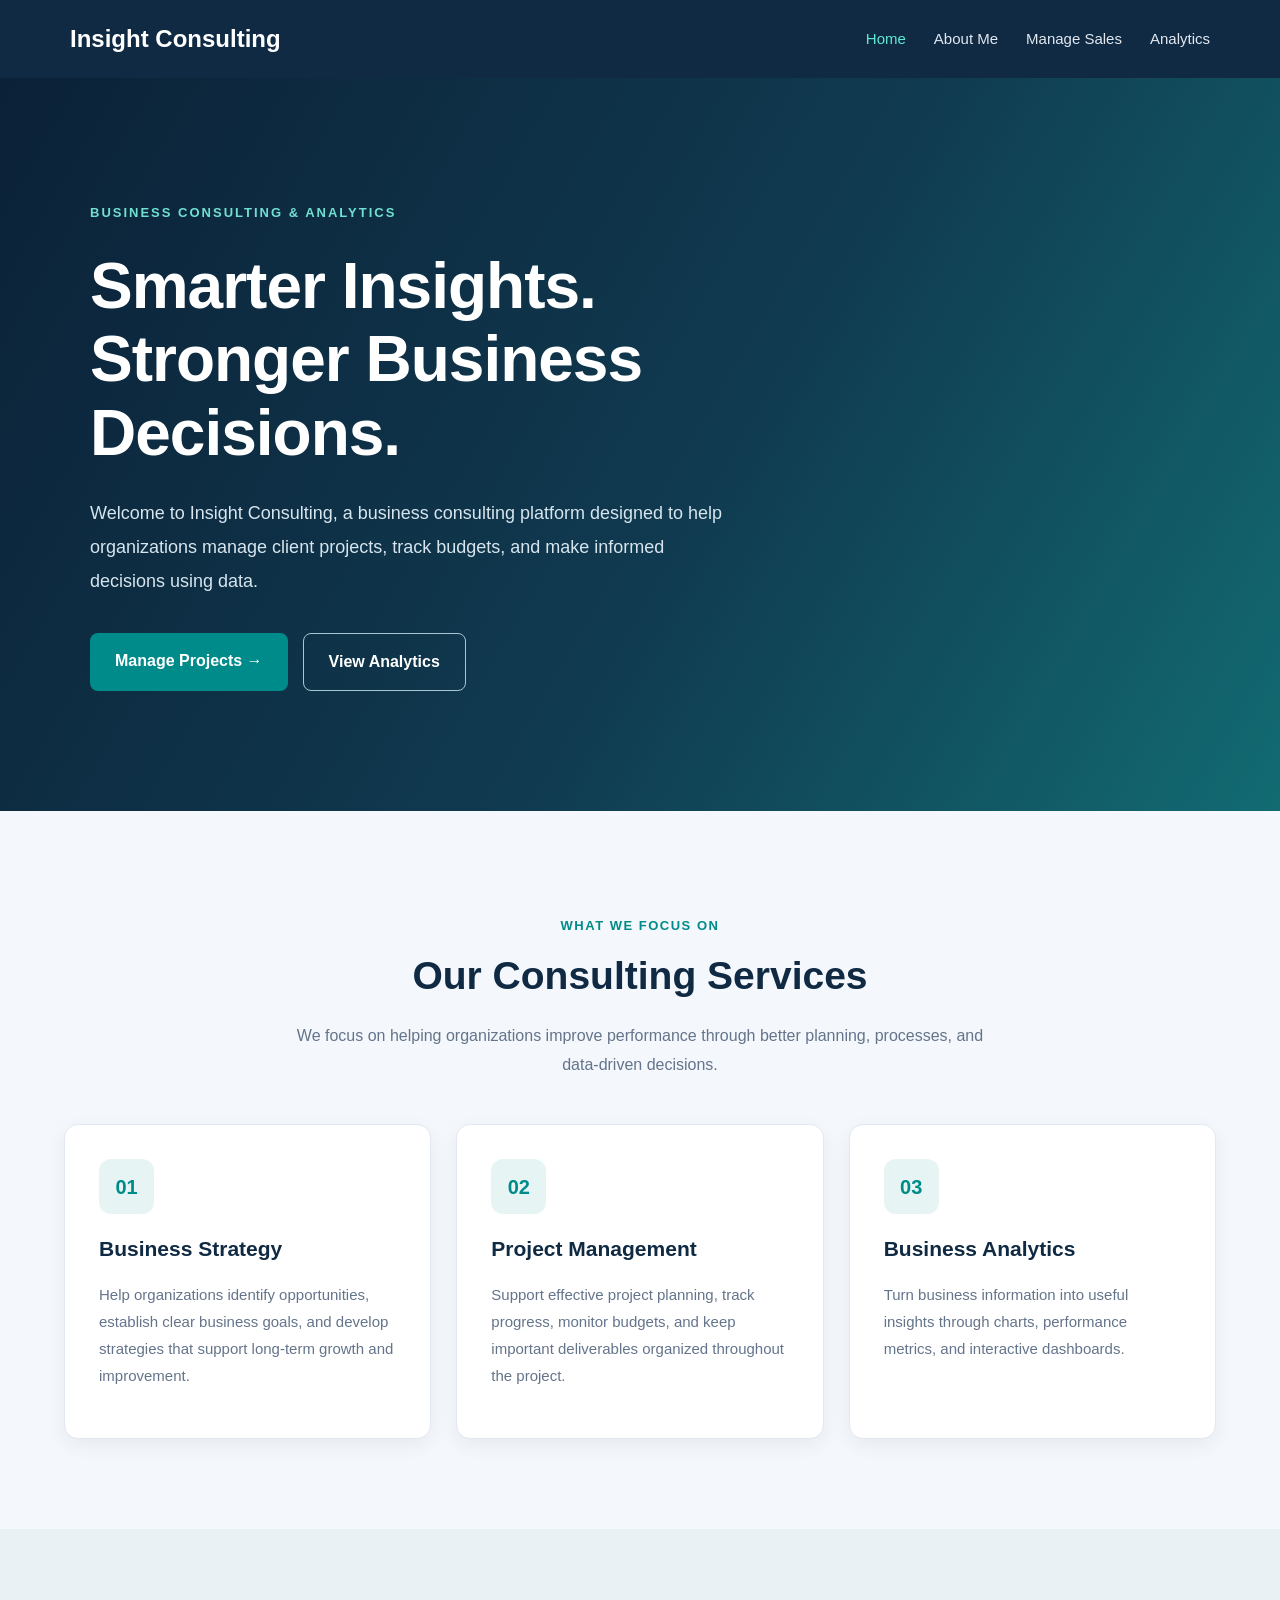
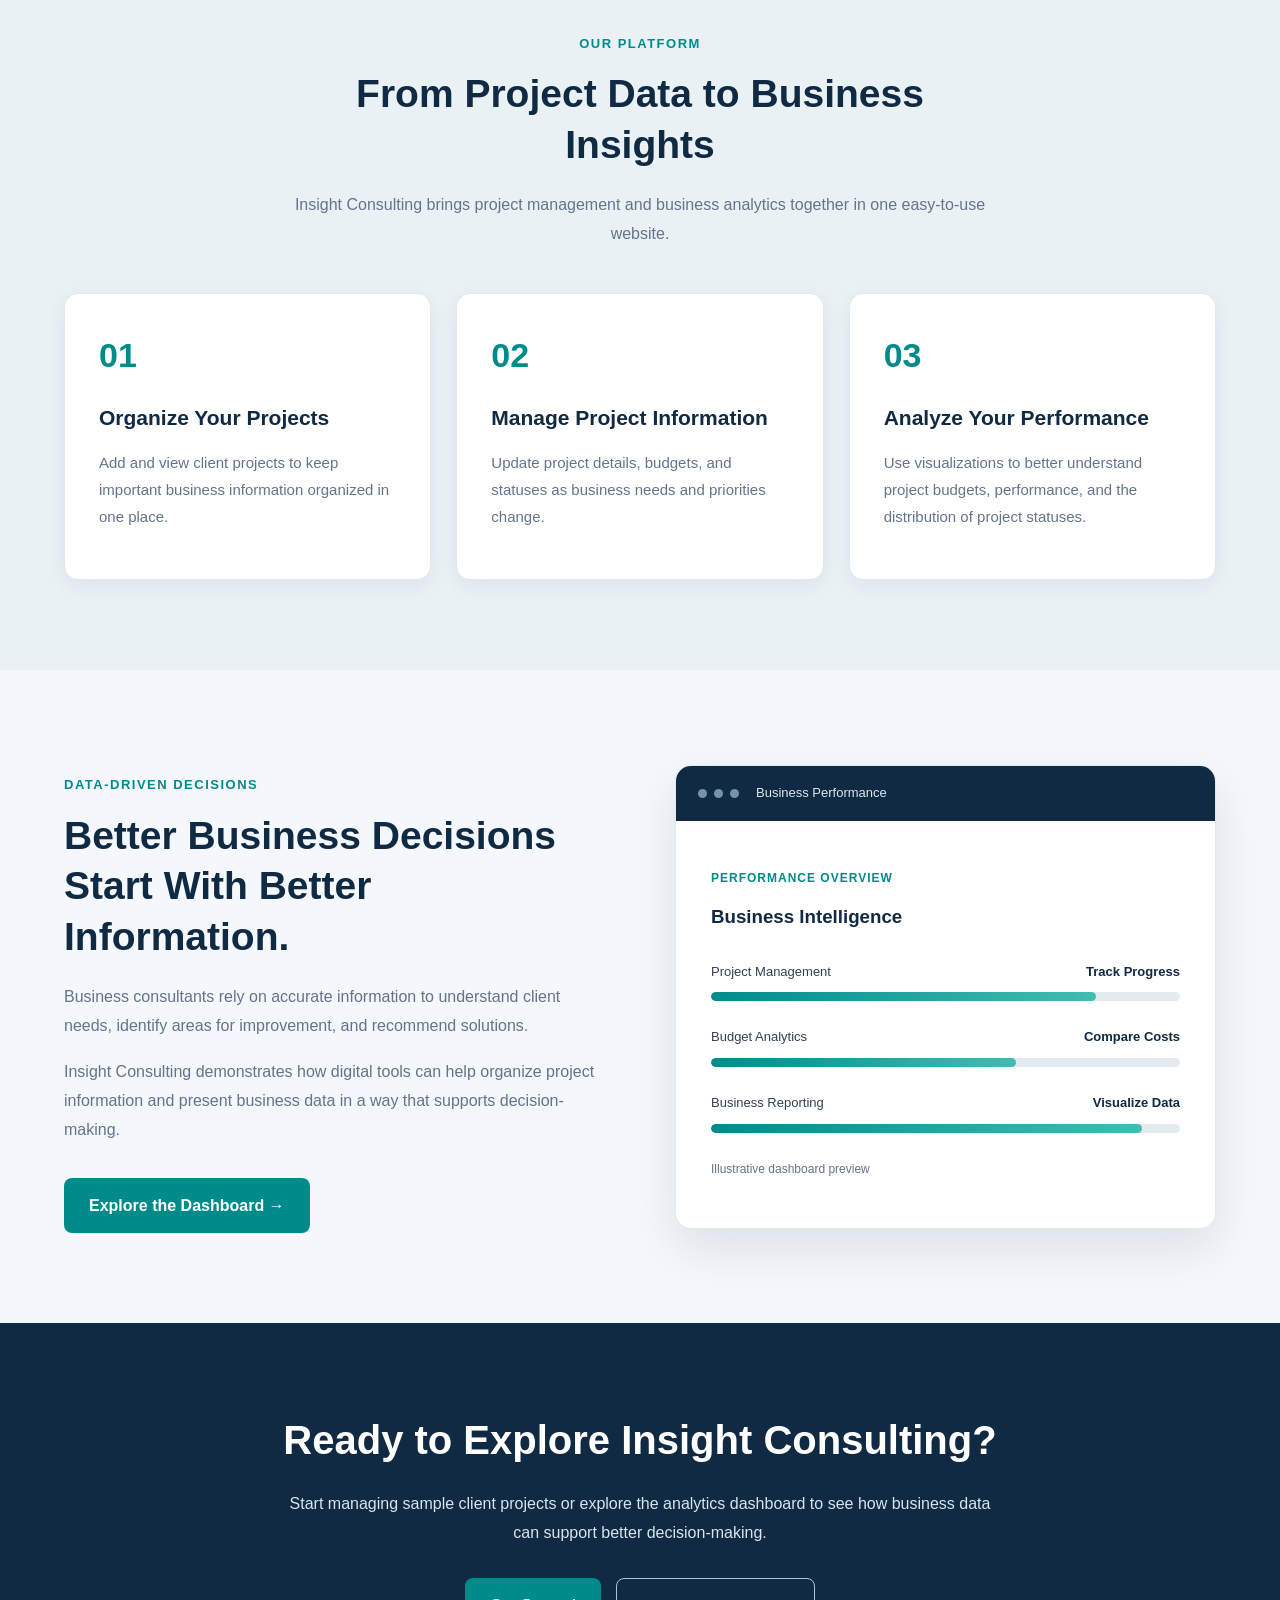
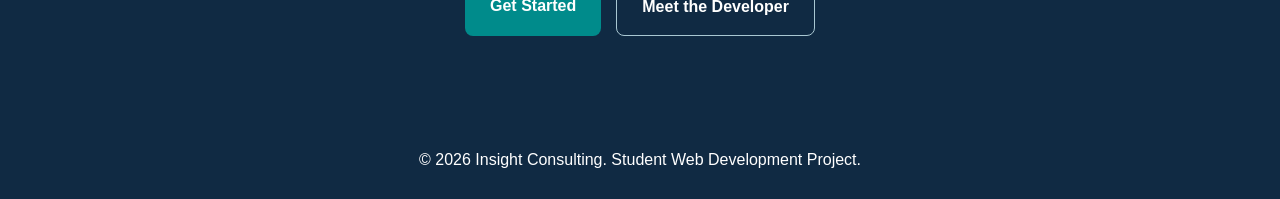
<file: index.html>
<!DOCTYPE html>
<html lang="en">

<head>
    <link rel="stylesheet" href="styles.css">
    <meta charset="UTF-8">
    <meta name="viewport" content="width=device-width, initial-scale=1.0">
    <meta name="description" content="Insight Consulting helps businesses manage projects, track budgets, and understand performance through data analytics.">

    <title>Home | Insight Consulting</title>

    <link rel="stylesheet" href="styles.css">
</head>

<body>

    <!-- NAVIGATION BAR -->
    <header>
        <nav class="navbar" aria-label="Main navigation">

            <a href="index.html" class="logo">
                Insight Consulting
            </a>

            <ul class="nav-links">
                <li>
                    <a href="index.html" class="active" aria-current="page">
                        Home
                    </a>
                </li>
                <li><a href="aboutus.html">About Me</a></li>
                <li><a href="managesales.html">Manage Sales</a></li>
                <li><a href="analytics.html">Analytics</a></li>
            </ul>

        </nav>
    </header>

    <main class="home-page">

        <!-- HERO SECTION -->
        <section class="home-hero">
            <div class="home-hero-content">

                <p class="home-eyebrow">
                    BUSINESS CONSULTING & ANALYTICS
                </p>

                <h1>
                    Smarter Insights.<br>
                    Stronger Business Decisions.
                </h1>

                <p class="home-hero-description">
                    Welcome to Insight Consulting, a business
                    consulting platform designed to help
                    organizations manage client projects,
                    track budgets, and make informed decisions
                    using data.
                </p>

                <div class="home-actions">
                    <a href="managesales.html" class="home-button-primary">
                        Manage Projects &rarr;
                    </a>

                    <a href="analytics.html" class="home-button-secondary">
                        View Analytics
                    </a>
                </div>

            </div>
        </section>

        <!-- SERVICES SECTION -->
        <section class="home-section" id="services">

            <div class="home-section-heading">
                <p class="home-section-label">WHAT WE FOCUS ON</p>

                <h2>Our Consulting Services</h2>

                <p>
                    We focus on helping organizations improve
                    performance through better planning,
                    processes, and data-driven decisions.
                </p>
            </div>

            <div class="home-card-grid">

                <article class="home-service-card">
                    <div class="home-service-icon" aria-hidden="true">
                        01
                    </div>

                    <h3>Business Strategy</h3>

                    <p>
                        Help organizations identify opportunities,
                        establish clear business goals, and
                        develop strategies that support
                        long-term growth and improvement.
                    </p>
                </article>

                <article class="home-service-card">
                    <div class="home-service-icon" aria-hidden="true">
                        02
                    </div>

                    <h3>Project Management</h3>

                    <p>
                        Support effective project planning,
                        track progress, monitor budgets,
                        and keep important deliverables
                        organized throughout the project.
                    </p>
                </article>

                <article class="home-service-card">
                    <div class="home-service-icon" aria-hidden="true">
                        03
                    </div>

                    <h3>Business Analytics</h3>

                    <p>
                        Turn business information into useful
                        insights through charts, performance
                        metrics, and interactive dashboards.
                    </p>
                </article>

            </div>
        </section>

        <!-- HOW IT WORKS -->
        <section class="home-section home-section-alt">

            <div class="home-section-heading">
                <p class="home-section-label">OUR PLATFORM</p>

                <h2>From Project Data to Business Insights</h2>

                <p>
                    Insight Consulting brings project management
                    and business analytics together in one
                    easy-to-use website.
                </p>
            </div>

            <div class="home-steps-grid">

                <article class="home-step-card">
                    <span class="home-step-number">01</span>

                    <h3>Organize Your Projects</h3>

                    <p>
                        Add and view client projects to keep
                        important business information
                        organized in one place.
                    </p>
                </article>

                <article class="home-step-card">
                    <span class="home-step-number">02</span>

                    <h3>Manage Project Information</h3>

                    <p>
                        Update project details, budgets,
                        and statuses as business needs
                        and priorities change.
                    </p>
                </article>

                <article class="home-step-card">
                    <span class="home-step-number">03</span>

                    <h3>Analyze Your Performance</h3>

                    <p>
                        Use visualizations to better understand
                        project budgets, performance,
                        and the distribution of project statuses.
                    </p>
                </article>

            </div>

        </section>

        <!-- FEATURE SECTION -->
        <section class="home-section">

            <div class="home-feature">

                <div class="home-feature-content">

                    <p class="home-section-label">
                        DATA-DRIVEN DECISIONS
                    </p>

                    <h2>
                        Better Business Decisions Start
                        With Better Information.
                    </h2>

                    <p>
                        Business consultants rely on accurate
                        information to understand client needs,
                        identify areas for improvement,
                        and recommend solutions.
                    </p>

                    <p>
                        Insight Consulting demonstrates how
                        digital tools can help organize project
                        information and present business data
                        in a way that supports decision-making.
                    </p>

                    <a href="analytics.html" class="home-button-primary">
                        Explore the Dashboard &rarr;
                    </a>

                </div>

                <div class="home-feature-panel">

                    <div class="home-preview-header">
                        <span class="home-preview-dot"></span>
                        <span class="home-preview-dot"></span>
                        <span class="home-preview-dot"></span>
                        <span>Business Performance</span>
                    </div>

                    <div class="home-preview-body">

                        <p class="home-preview-label">
                            PERFORMANCE OVERVIEW
                        </p>

                        <h3>Business Intelligence</h3>

                        <div class="home-preview-metric">
                            <span>Project Management</span>
                            <strong>Track Progress</strong>
                        </div>

                        <div class="home-preview-bar">
                            <div style="width: 82%"></div>
                        </div>

                        <div class="home-preview-metric">
                            <span>Budget Analytics</span>
                            <strong>Compare Costs</strong>
                        </div>

                        <div class="home-preview-bar">
                            <div style="width: 65%"></div>
                        </div>

                        <div class="home-preview-metric">
                            <span>Business Reporting</span>
                            <strong>Visualize Data</strong>
                        </div>

                        <div class="home-preview-bar">
                            <div style="width: 92%"></div>
                        </div>

                        <p class="home-preview-disclaimer">
                            Illustrative dashboard preview
                        </p>

                    </div>

                </div>

            </div>

        </section>

        <!-- CALL TO ACTION -->
        <section class="home-cta">

            <div class="home-cta-content">

                <h2>Ready to Explore Insight Consulting?</h2>

                <p>
                    Start managing sample client projects
                    or explore the analytics dashboard
                    to see how business data can support
                    better decision-making.
                </p>

                <div class="home-actions home-actions-center">

                    <a href="managesales.html" class="home-button-primary">
                        Get Started
                    </a>

                    <a href="aboutus.html" class="home-button-secondary">
                        Meet the Developer
                    </a>

                </div>

            </div>

        </section>

    </main>

    <!-- FOOTER -->
    <footer class="about-footer">
        <p>
            &copy; 2026 Insight Consulting.
            Student Web Development Project.
        </p>
    </footer>

</body>
</html>
</file>
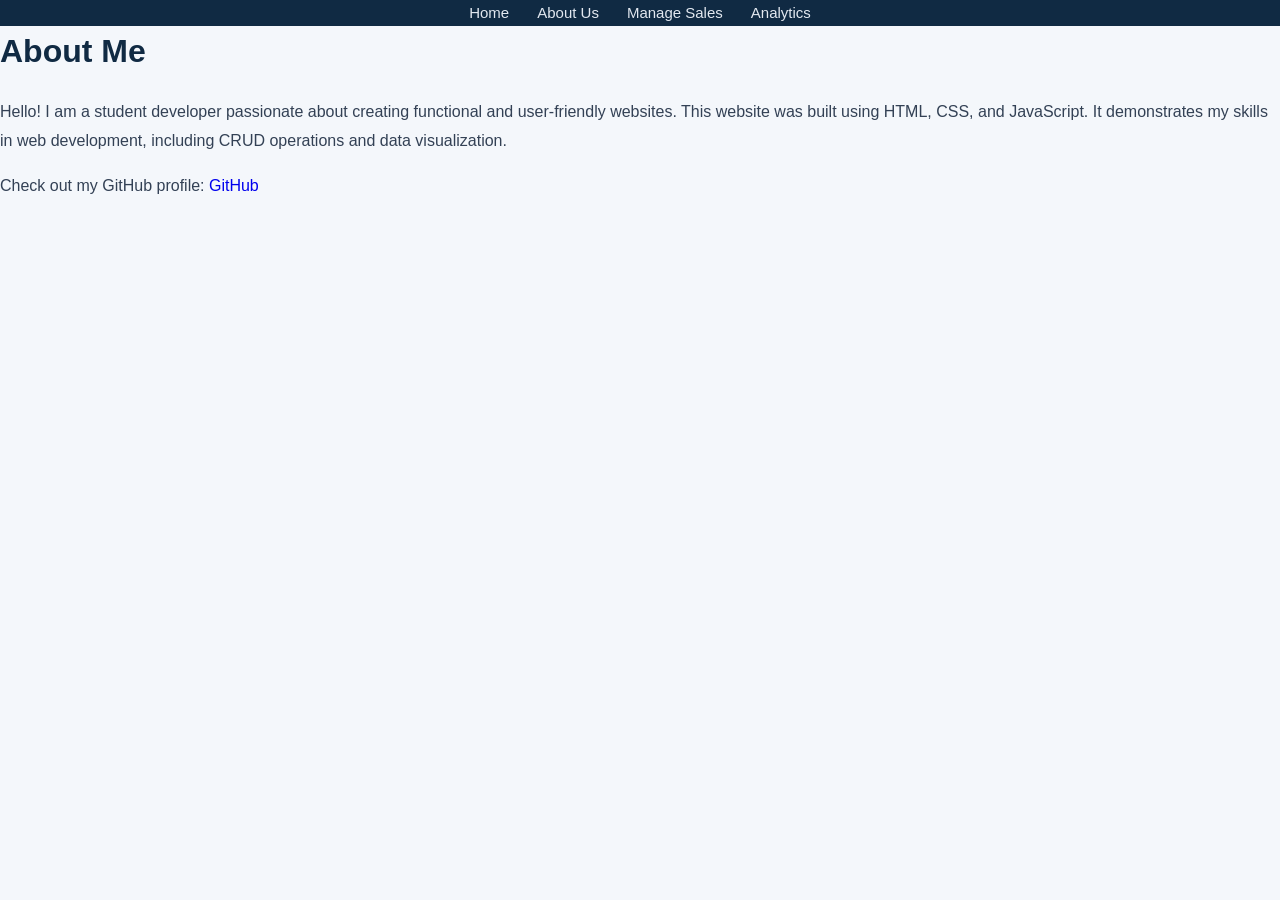
<file: aboutus.html>
<!DOCTYPE html>
<html lang="en">
<head>
    <link rel="stylesheet" href="styles.css">
    <meta charset="UTF-8">
    <meta name="viewport" content="width=device-width, initial-scale=1.0">
    <title>About Us</title>
    <link rel="stylesheet" href="styles.css">
</head>
<body>
    <header>
        <nav>
            <ul>
                <li><a href="index.html">Home</a></li>
                <li><a href="aboutus.html">About Us</a></li>
                <li><a href="managesales.html">Manage Sales</a></li>
                <li><a href="analytics.html">Analytics</a></li>
            </ul>
        </nav>
    </header>
    <main>
        <h1>About Me</h1>
        <p>Hello! I am a student developer passionate about creating functional and user-friendly websites. This website was built using HTML, CSS, and JavaScript. It demonstrates my skills in web development, including CRUD operations and data visualization.</p>
        <p>Check out my GitHub profile: <a href="https://github.com/roanali13" target="_blank">GitHub</a></p>
    </main>
    <script src="script.js"></script>
</body>
</html>
</file>
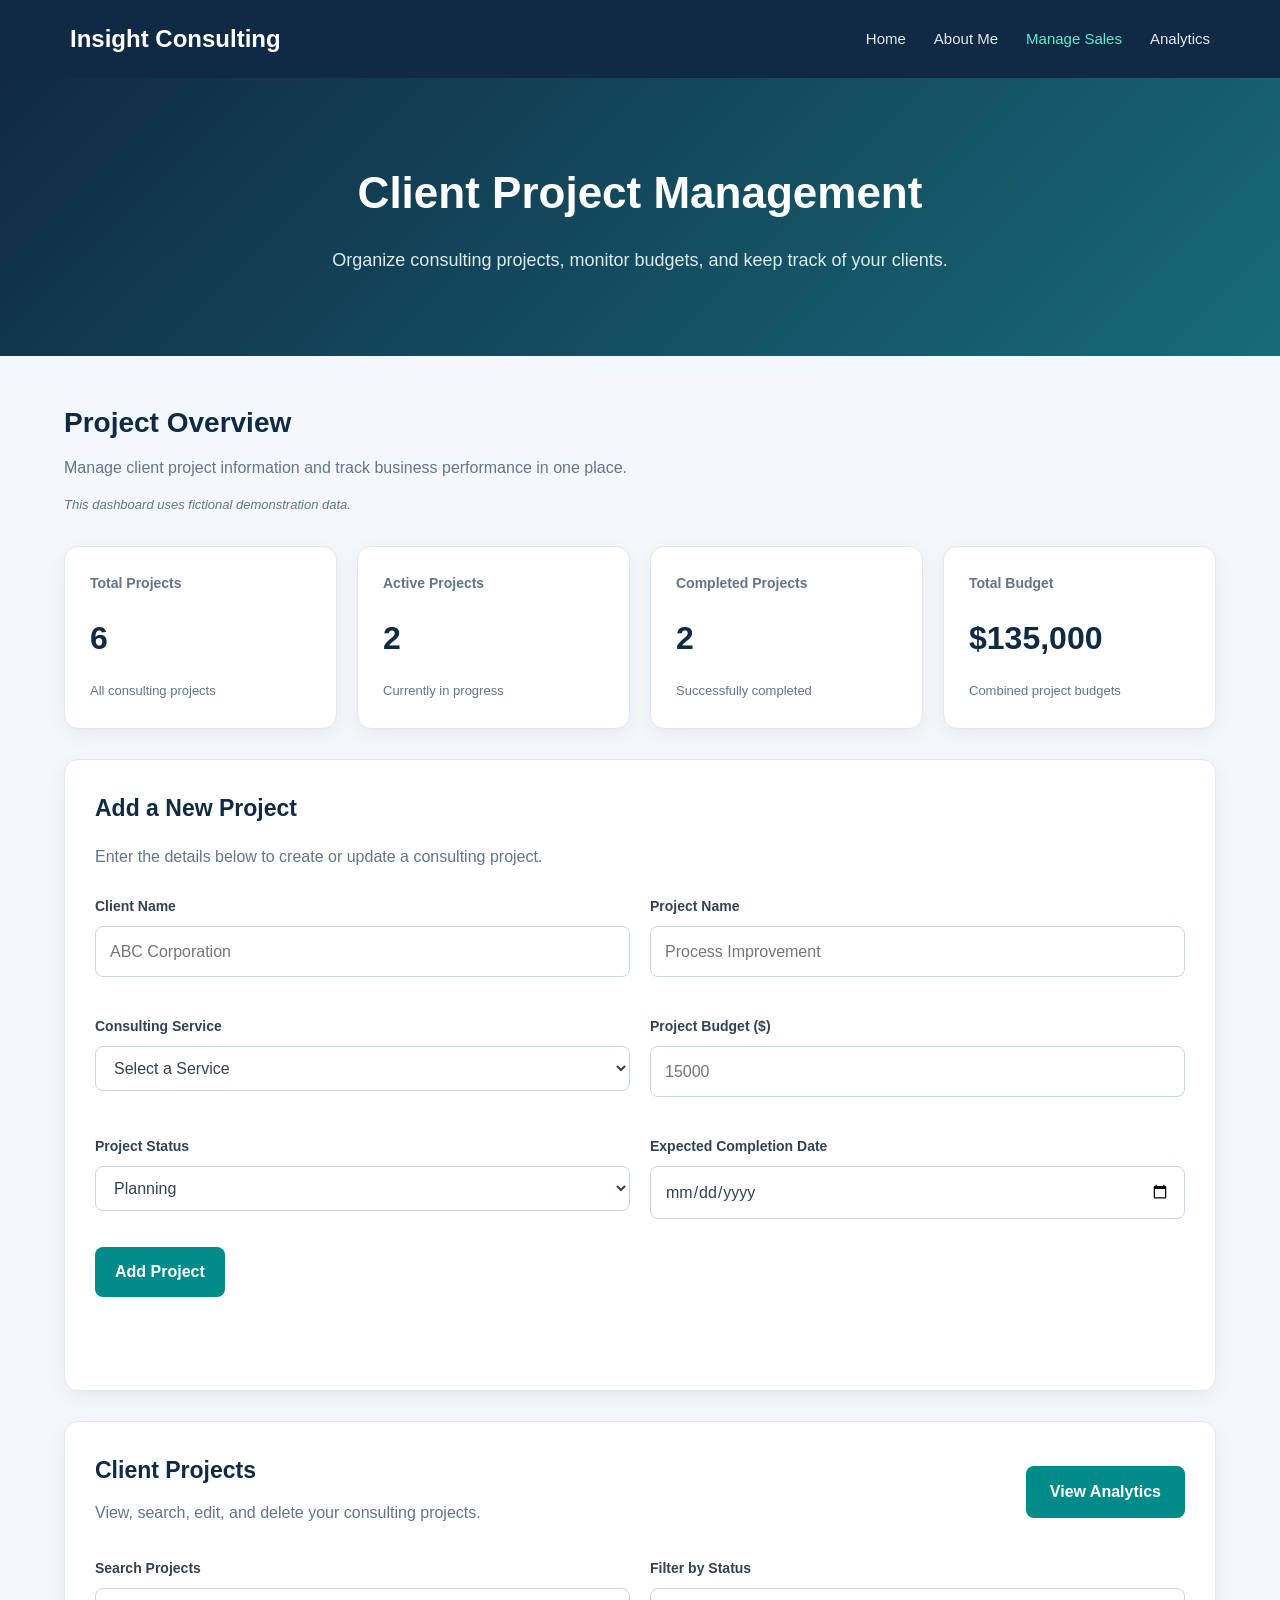
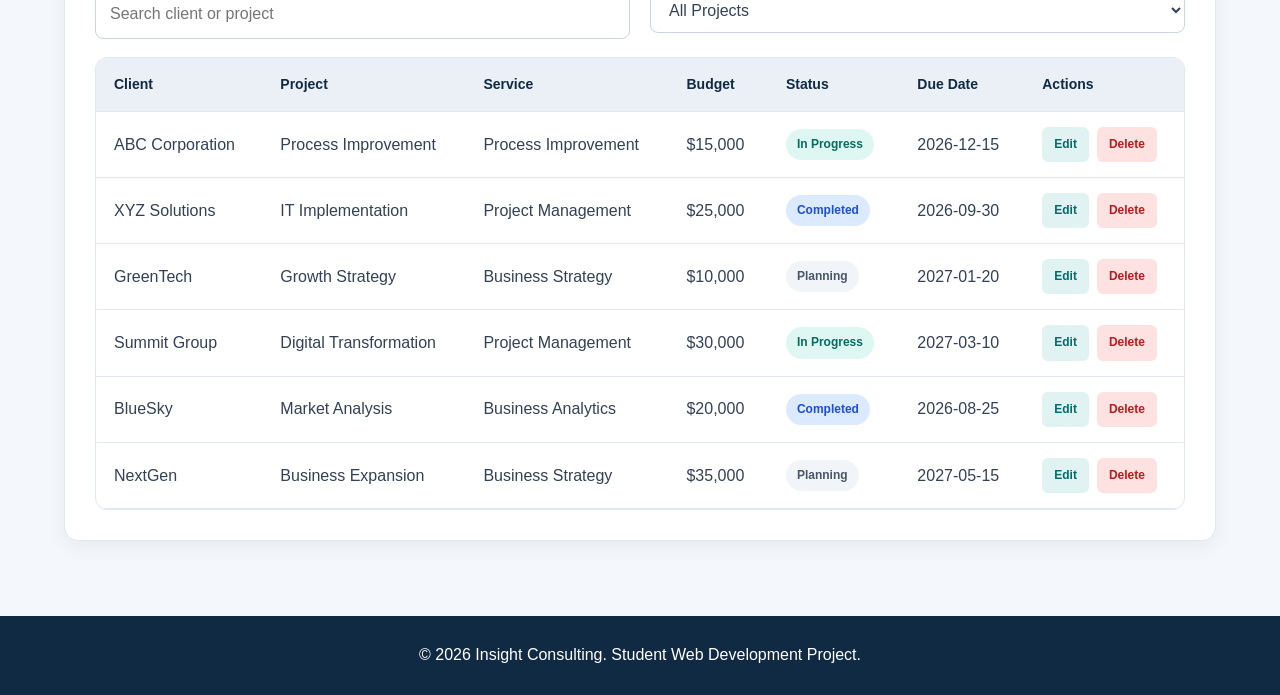
<file: managesales.html>
<!DOCTYPE html>
<html lang="en">

<head>
    <link rel="stylesheet" href="styles.css">
    <meta charset="UTF-8">
    <meta name="viewport" content="width=device-width, initial-scale=1.0">
    <title>Manage Projects | Insight Consulting</title>
    <link rel="stylesheet" href="styles.css">
</head>

<body>

    <!-- NAVIGATION -->
    <header>
        <nav class="navbar">
            <a href="index.html" class="logo">
                Insight Consulting
            </a>

            <ul class="nav-links">
                <li><a href="index.html">Home</a></li>
                <li><a href="aboutus.html">About Me</a></li>
                <li>
                    <a href="managesales.html" class="active"
                       aria-current="page">Manage Sales</a>
                </li>
                <li><a href="analytics.html">Analytics</a></li>
            </ul>
        </nav>
    </header>

    <main class="manage-page">

        <!-- HERO -->
        <section class="about-hero">
            <h1>Client Project Management</h1>
            <p>
                Organize consulting projects, monitor budgets,
                and keep track of your clients.
            </p>
        </section>

        <div class="manage-container">

            <section class="dashboard-heading">
                <h2>Project Overview</h2>
                <p>
                    Manage client project information and track
                    business performance in one place.
                </p>
                <p class="sample-note">
                    This dashboard uses fictional demonstration data.
                </p>
            </section>

            <!-- SUMMARY CARDS -->
            <section class="kpi-grid">

                <div class="kpi-card">
                    <h3>Total Projects</h3>
                    <p id="totalProjects">0</p>
                    <span>All consulting projects</span>
                </div>

                <div class="kpi-card">
                    <h3>Active Projects</h3>
                    <p id="activeProjects">0</p>
                    <span>Currently in progress</span>
                </div>

                <div class="kpi-card">
                    <h3>Completed Projects</h3>
                    <p id="completedProjects">0</p>
                    <span>Successfully completed</span>
                </div>

                <div class="kpi-card">
                    <h3>Total Budget</h3>
                    <p id="totalBudget">$0</p>
                    <span>Combined project budgets</span>
                </div>

            </section>

            <!-- PROJECT FORM -->
            <section class="manage-card">
                <h2 id="formTitle">Add a New Project</h2>
                <p>
                    Enter the details below to create or
                    update a consulting project.
                </p>

                <form id="projectForm" class="project-form">

                    <div class="form-grid">

                        <div class="form-field">
                            <label for="clientName">
                                Client Name
                            </label>
                            <input
                                type="text"
                                id="clientName"
                                placeholder="ABC Corporation"
                                maxlength="100"
                                required>
                        </div>

                        <div class="form-field">
                            <label for="projectName">
                                Project Name
                            </label>
                            <input
                                type="text"
                                id="projectName"
                                placeholder="Process Improvement"
                                maxlength="100"
                                required>
                        </div>

                        <div class="form-field">
                            <label for="serviceType">
                                Consulting Service
                            </label>
                            <select id="serviceType" required>
                                <option value="">
                                    Select a Service
                                </option>
                                <option value="Business Strategy">
                                    Business Strategy
                                </option>
                                <option value="Project Management">
                                    Project Management
                                </option>
                                <option value="Business Analytics">
                                    Business Analytics
                                </option>
                                <option value="Process Improvement">
                                    Process Improvement
                                </option>
                            </select>
                        </div>

                        <div class="form-field">
                            <label for="projectBudget">
                                Project Budget ($)
                            </label>
                            <input
                                type="number"
                                id="projectBudget"
                                min="0"
                                step="0.01"
                                placeholder="15000"
                                required>
                        </div>

                        <div class="form-field">
                            <label for="projectStatus">
                                Project Status
                            </label>
                            <select id="projectStatus" required>
                                <option value="Planning">
                                    Planning
                                </option>
                                <option value="In Progress">
                                    In Progress
                                </option>
                                <option value="Completed">
                                    Completed
                                </option>
                            </select>
                        </div>

                        <div class="form-field">
                            <label for="completionDate">
                                Expected Completion Date
                            </label>
                            <input
                                type="date"
                                id="completionDate"
                                required>
                        </div>

                    </div>

                    <div class="form-actions">
                        <button type="submit" id="saveButton">
                            Add Project
                        </button>

                        <button
                            type="button"
                            id="cancelButton"
                            class="secondary-button"
                            hidden>
                            Cancel Editing
                        </button>
                    </div>

                </form>

                <p id="formMessage"
                   class="form-message"
                   role="status"
                   aria-live="polite"></p>
            </section>

            <!-- PROJECT RECORDS -->
            <section class="manage-card">

                <div class="records-heading">
                    <div>
                        <h2>Client Projects</h2>
                        <p>
                            View, search, edit, and delete
                            your consulting projects.
                        </p>
                    </div>

                    <a href="analytics.html"
                       class="github-btn">
                        View Analytics
                    </a>
                </div>

                <!-- SEARCH AND FILTER -->
                <div class="filter-grid">

                    <div class="form-field">
                        <label for="searchProjects">
                            Search Projects
                        </label>
                        <input
                            type="search"
                            id="searchProjects"
                            placeholder="Search client or project">
                    </div>

                    <div class="form-field">
                        <label for="filterStatus">
                            Filter by Status
                        </label>
                        <select id="filterStatus">
                            <option value="All">
                                All Projects
                            </option>
                            <option value="Planning">
                                Planning
                            </option>
                            <option value="In Progress">
                                In Progress
                            </option>
                            <option value="Completed">
                                Completed
                            </option>
                        </select>
                    </div>

                </div>

                <!-- PROJECT TABLE -->
                <div class="table-container">

                    <table>
                        <thead>
                            <tr>
                                <th>Client</th>
                                <th>Project</th>
                                <th>Service</th>
                                <th>Budget</th>
                                <th>Status</th>
                                <th>Due Date</th>
                                <th>Actions</th>
                            </tr>
                        </thead>

                        <tbody id="projectTableBody">
                        </tbody>

                    </table>

                </div>

                <p id="emptyMessage"
                   class="empty-message"
                   hidden>
                    No matching projects found.
                </p>

            </section>

        </div>

    </main>

    <!-- FOOTER -->
    <footer>
        <p>
            &copy; 2026 Insight Consulting.
            Student Web Development Project.
        </p>
    </footer>

    <!-- JAVASCRIPT -->
    <script>

        // SAMPLE CONSULTING PROJECTS

        const defaultProjects = [
            {
                id: 1,
                client: "ABC Corporation",
                name: "Process Improvement",
                service: "Process Improvement",
                budget: 15000,
                status: "In Progress",
                date: "2026-12-15"
            },
            {
                id: 2,
                client: "XYZ Solutions",
                name: "IT Implementation",
                service: "Project Management",
                budget: 25000,
                status: "Completed",
                date: "2026-09-30"
            },
            {
                id: 3,
                client: "GreenTech",
                name: "Growth Strategy",
                service: "Business Strategy",
                budget: 10000,
                status: "Planning",
                date: "2027-01-20"
            },
            {
                id: 4,
                client: "Summit Group",
                name: "Digital Transformation",
                service: "Project Management",
                budget: 30000,
                status: "In Progress",
                date: "2027-03-10"
            },
            {
                id: 5,
                client: "BlueSky",
                name: "Market Analysis",
                service: "Business Analytics",
                budget: 20000,
                status: "Completed",
                date: "2026-08-25"
            },
            {
                id: 6,
                client: "NextGen",
                name: "Business Expansion",
                service: "Business Strategy",
                budget: 35000,
                status: "Planning",
                date: "2027-05-15"
            }
        ];

        // READ PROJECTS FROM BROWSER STORAGE

        const storageKey = "insightConsultingProjects";

        function loadProjects() {
            try {
                const saved = localStorage.getItem(storageKey);

                if (saved !== null) {
                    const parsed = JSON.parse(saved);

                    if (Array.isArray(parsed)) {
                        return parsed;
                    }
                }
            } catch (error) {
                console.error("Could not load projects:", error);
            }

            return structuredClone(defaultProjects);
        }

        let projects = loadProjects();

        let editingId = null;

        function saveProjects() {
            try {
                localStorage.setItem(
                    storageKey,
                    JSON.stringify(projects)
                );
                return true;
            } catch (error) {
                console.error("Could not save projects:", error);
                showMessage("Could not save project data.", true);
                return false;
            }
        }

        // SAVE INITIAL DEMONSTRATION DATA

        if (localStorage.getItem(storageKey) === null) {
            saveProjects();
        }

        // HTML ELEMENTS

        const projectForm =
            document.getElementById("projectForm");

        const tableBody =
            document.getElementById("projectTableBody");

        const searchInput =
            document.getElementById("searchProjects");

        const statusFilter =
            document.getElementById("filterStatus");

        const saveButton =
            document.getElementById("saveButton");

        const cancelButton =
            document.getElementById("cancelButton");

        const formTitle =
            document.getElementById("formTitle");

        // FORMAT CURRENCY

        function formatCurrency(amount) {
            return Number(amount).toLocaleString("en-US", {
                style: "currency",
                currency: "USD",
                maximumFractionDigits: 0
            });
        }

        // DISPLAY MESSAGE

        function showMessage(message, isError = false) {
            const element =
                document.getElementById("formMessage");

            element.textContent = message;
            element.style.color =
                isError ? "#b91c1c" : "#087c74";
        }

        // UPDATE DASHBOARD STATISTICS

        function updateDashboard() {

            const total = projects.length;

            const active = projects.filter(
                project => project.status === "In Progress"
            ).length;

            const completed = projects.filter(
                project => project.status === "Completed"
            ).length;

            const budget = projects.reduce(
                (sum, project) =>
                    sum + Number(project.budget), 0
            );

            document.getElementById("totalProjects")
                .textContent = total;

            document.getElementById("activeProjects")
                .textContent = active;

            document.getElementById("completedProjects")
                .textContent = completed;

            document.getElementById("totalBudget")
                .textContent = formatCurrency(budget);
        }

        // SAFE TABLE CELL CREATION

        function addCell(row, value) {
            const cell = document.createElement("td");
            cell.textContent = value;
            row.appendChild(cell);
            return cell;
        }

        // READ: DISPLAY PROJECTS

        function renderProjects() {

            tableBody.replaceChildren();

            const search =
                searchInput.value.toLowerCase().trim();

            const filter = statusFilter.value;

            const filtered = projects.filter(project => {

                const matchesSearch =
                    project.client.toLowerCase()
                        .includes(search) ||
                    project.name.toLowerCase()
                        .includes(search);

                const matchesStatus =
                    filter === "All" ||
                    project.status === filter;

                return matchesSearch && matchesStatus;
            });

            filtered.forEach(project => {

                const row = document.createElement("tr");

                addCell(row, project.client);
                addCell(row, project.name);
                addCell(row, project.service);
                addCell(row, formatCurrency(project.budget));

                const statusCell =
                    addCell(row, project.status);

                const statusBadge =
                    document.createElement("span");

                statusBadge.className = "project-status " +
                    project.status.toLowerCase()
                        .replaceAll(" ", "-");

                statusBadge.textContent = project.status;

                statusCell.replaceChildren(statusBadge);

                addCell(row, project.date);

                const actionCell =
                    document.createElement("td");

                const actions =
                    document.createElement("div");

                actions.className = "table-actions";

                // EDIT BUTTON

                const editButton =
                    document.createElement("button");

                editButton.type = "button";
                editButton.textContent = "Edit";
                editButton.className = "edit-button";

                editButton.addEventListener("click", () => {
                    editProject(project.id);
                });

                // DELETE BUTTON

                const deleteButton =
                    document.createElement("button");

                deleteButton.type = "button";
                deleteButton.textContent = "Delete";
                deleteButton.className = "delete-button";

                deleteButton.addEventListener("click", () => {
                    deleteProject(project.id);
                });

                actions.append(editButton, deleteButton);
                actionCell.appendChild(actions);
                row.appendChild(actionCell);

                tableBody.appendChild(row);
            });

            document.getElementById("emptyMessage")
                .hidden = filtered.length !== 0;

            updateDashboard();
        }

        // CREATE OR UPDATE PROJECT

        projectForm.addEventListener("submit", function(event) {

            event.preventDefault();

            const client =
                document.getElementById("clientName")
                    .value.trim();

            const name =
                document.getElementById("projectName")
                    .value.trim();

            const service =
                document.getElementById("serviceType")
                    .value;

            const budget =
                Number(document.getElementById("projectBudget")
                    .value);

            const status =
                document.getElementById("projectStatus")
                    .value;

            const date =
                document.getElementById("completionDate")
                    .value;

            if (
                !client || !name || !service || !status ||
                !date || !Number.isFinite(budget) ||
                budget < 0
            ) {
                showMessage(
                    "Please enter valid project details.",
                    true
                );
                return;
            }

            const projectData = {
                client,
                name,
                service,
                budget,
                status,
                date
            };

            const previous = structuredClone(projects);
            const wasEditing = editingId !== null;

            if (wasEditing) {

                // UPDATE EXISTING PROJECT

                projects = projects.map(project =>
                    project.id === editingId
                        ? { id: editingId, ...projectData }
                        : project
                );

            } else {

                // CREATE NEW PROJECT

                const newId = projects.reduce(
                    (max, project) =>
                        Math.max(max, Number(project.id)), 0
                ) + 1;

                projects.push({
                    id: newId,
                    ...projectData
                });
            }

            if (!saveProjects()) {
                projects = previous;
                return;
            }

            resetForm();
            renderProjects();

            showMessage(
                wasEditing
                    ? "Project updated successfully!"
                    : "Project added successfully!"
            );
        });

        // EDIT: FILL FORM WITH EXISTING DATA

        function editProject(id) {

            const project = projects.find(
                item => item.id === id
            );

            if (!project) return;

            editingId = id;

            document.getElementById("clientName")
                .value = project.client;

            document.getElementById("projectName")
                .value = project.name;

            document.getElementById("serviceType")
                .value = project.service;

            document.getElementById("projectBudget")
                .value = project.budget;

            document.getElementById("projectStatus")
                .value = project.status;

            document.getElementById("completionDate")
                .value = project.date;

            formTitle.textContent = "Edit Project";
            saveButton.textContent = "Save Changes";
            cancelButton.hidden = false;

            showMessage("");

            projectForm.scrollIntoView({
                behavior: "smooth",
                block: "start"
            });

            document.getElementById("clientName").focus({
                preventScroll: true
            });
        }

        // DELETE PROJECT

        function deleteProject(id) {

            const project = projects.find(
                item => item.id === id
            );

            if (!project) return;

            const confirmed = confirm(
                "Are you sure you want to delete " +
                project.name + "?"
            );

            if (!confirmed) return;

            const previous = projects;

            projects = projects.filter(
                item => item.id !== id
            );

            if (!saveProjects()) {
                projects = previous;
                return;
            }

            if (editingId === id) {
                resetForm();
            }

            renderProjects();
            showMessage("Project deleted successfully.");
        }

        // RESET THE FORM

        function resetForm() {
            projectForm.reset();
            editingId = null;

            formTitle.textContent = "Add a New Project";
            saveButton.textContent = "Add Project";
            cancelButton.hidden = true;
        }

        // CANCEL EDITING

        cancelButton.addEventListener("click", () => {
            resetForm();
            showMessage("");
        });

        // FILTERING AND SEARCHING

        searchInput.addEventListener(
            "input", renderProjects
        );

        statusFilter.addEventListener(
            "change", renderProjects
        );

        // DISPLAY INITIAL PROJECTS

        renderProjects();

    </script>

</body>
</html>
</file>
<file: styles.css>
/* ==========================================
   INSIGHT CONSULTING
   COMPLETE WEBSITE STYLESHEET
   ========================================== */

/* COLORS AND GENERAL SETTINGS */

:root {
    --navy: #102a43;
    --dark-blue: #173f5f;
    --teal: #008b8b;
    --light-teal: #e6f5f4;
    --background: #f4f7fb;
    --white: #ffffff;
    --text: #334155;
    --muted: #64748b;
    --border: #e2e8f0;
    --shadow: 0 6px 20px rgba(16, 42, 67, 0.06);
}

* {
    box-sizing: border-box;
}

html {
    scroll-behavior: smooth;
}

body {
    font-family: Arial, Helvetica, sans-serif;
    margin: 0;
    padding: 0;
    background: var(--background);
    color: var(--text);
    line-height: 1.6;
}

h1, h2, h3 {
    color: var(--navy);
    margin-top: 0;
}

p {
    line-height: 1.8;
}

a {
    text-decoration: none;
}

button, input, select, textarea {
    font: inherit;
}

main {
    width: 100%;
    min-height: 70vh;
}

.container {
    max-width: 1200px;
    margin: auto;
    padding: 40px 24px;
}

[hidden] {
    display: none !important;
}

/* ==========================================
   NAVIGATION BAR - ALL PAGES
   ========================================== */

header {
    background: var(--navy);
    color: white;
}

.navbar {
    max-width: 1200px;
    margin: auto;
    padding: 20px 30px;
    display: flex;
    justify-content: space-between;
    align-items: center;
    gap: 20px;
}

.logo {
    font-size: 24px;
    font-weight: 700;
    color: white;
    white-space: nowrap;
}

.nav-links,
nav ul {
    display: flex;
    align-items: center;
    justify-content: center;
    flex-wrap: wrap;
    gap: 28px;
    list-style: none;
    margin: 0;
    padding: 0;
}

.nav-links a,
nav ul a {
    color: #e2e8f0;
    font-size: 15px;
    font-weight: 500;
    transition: color 0.2s;
}

.nav-links a:hover,
.nav-links a.active,
nav ul a:hover {
    color: #5eead4;
}

/* ==========================================
   SHARED BUTTONS
   ========================================== */

.btn,
button {
    display: inline-block;
    background: var(--teal);
    color: white;
    border: none;
    border-radius: 8px;
    padding: 12px 20px;
    font-weight: 600;
    cursor: pointer;
    transition: background 0.2s, transform 0.2s;
}

.btn:hover,
button:hover {
    background: #006d6d;
    transform: translateY(-2px);
}

.github-btn {
    display: inline-block;
    background: var(--teal);
    color: white;
    padding: 13px 24px;
    border-radius: 8px;
    font-weight: 600;
    margin-top: 15px;
    transition: background 0.2s;
}

.github-btn:hover {
    background: #006d6d;
}

/* ==========================================
   SHARED HERO DESIGN
   ABOUT ME, ANALYTICS, MANAGE SALES
   ========================================== */

.about-hero {
    background: linear-gradient(
        135deg,
        #102a43 0%,
        #176b78 100%
    );
    text-align: center;
    padding: 80px 20px;
}

.about-hero h1 {
    color: white;
    font-size: 44px;
    margin-bottom: 15px;
}

.about-hero p {
    color: #dcebf1;
    font-size: 18px;
    max-width: 680px;
    margin: auto;
}

/* ==========================================
   HOME PAGE - HERO SECTION
   ========================================== */

.home-page {
    background: var(--background);
}

.home-hero {
    background: linear-gradient(
        120deg,
        #0b2137 0%,
        #103a50 55%,
        #126b72 100%
    );
    color: white;
    padding: 110px 24px 120px;
}

.home-hero-content {
    max-width: 1100px;
    margin: auto;
}

.home-eyebrow {
    color: #70e0d1;
    font-size: 13px;
    font-weight: 700;
    letter-spacing: 2px;
    margin-bottom: 25px;
}

.home-hero h1 {
    color: white;
    font-size: clamp(38px, 5vw, 64px);
    line-height: 1.15;
    max-width: 850px;
    margin-bottom: 25px;
    letter-spacing: -1px;
}

.home-hero-description {
    color: #d6e5ee;
    font-size: 18px;
    max-width: 650px;
    line-height: 1.9;
    margin-bottom: 35px;
}

.home-actions {
    display: flex;
    gap: 15px;
    flex-wrap: wrap;
}

.home-button-primary,
.home-button-secondary {
    display: inline-block;
    padding: 15px 25px;
    border-radius: 8px;
    font-weight: 700;
    transition: background 0.2s, transform 0.2s;
}

.home-button-primary {
    background: var(--teal);
    color: white;
}

.home-button-primary:hover {
    background: #00a09d;
    transform: translateY(-2px);
}

.home-button-secondary {
    background: transparent;
    color: white;
    border: 1px solid #a9c7d2;
}

.home-button-secondary:hover {
    background: rgba(255, 255, 255, 0.12);
    transform: translateY(-2px);
}

/* ==========================================
   HOME PAGE - SERVICES AND SECTIONS
   ========================================== */

.home-section {
    max-width: 1200px;
    margin: auto;
    padding: 90px 24px;
}

.home-section-alt {
    max-width: none;
    background: #eaf1f5;
}

.home-section-alt > * {
    max-width: 1152px;
    margin-left: auto;
    margin-right: auto;
}

.home-section-heading {
    max-width: 700px;
    margin: 0 auto 45px;
    text-align: center;
}

.home-section-label {
    color: var(--teal);
    font-size: 13px;
    font-weight: 700;
    letter-spacing: 1.5px;
}

.home-section-heading h2,
.home-feature h2 {
    font-size: clamp(28px, 3.5vw, 39px);
    line-height: 1.3;
    margin: 14px 0 20px;
}

.home-section-heading p:not(.home-section-label) {
    color: var(--muted);
    font-size: 16px;
}

.home-card-grid,
.home-steps-grid {
    display: grid;
    grid-template-columns: repeat(3, minmax(0, 1fr));
    gap: 25px;
}

.home-service-card,
.home-step-card {
    background: white;
    padding: 34px;
    border-radius: 14px;
    border: 1px solid var(--border);
    box-shadow: var(--shadow);
    transition: transform 0.2s, box-shadow 0.2s;
}

.home-service-card:hover,
.home-step-card:hover {
    transform: translateY(-5px);
    box-shadow: 0 12px 25px rgba(16, 42, 67, 0.1);
}

.home-service-card h3,
.home-step-card h3 {
    font-size: 21px;
    margin: 18px 0 12px;
}

.home-service-card p,
.home-step-card p {
    color: var(--muted);
    font-size: 15px;
}

.home-service-icon {
    display: flex;
    align-items: center;
    justify-content: center;
    width: 55px;
    height: 55px;
    background: var(--light-teal);
    color: var(--teal);
    border-radius: 12px;
    font-size: 20px;
    font-weight: 800;
}

.home-step-number {
    display: inline-block;
    color: var(--teal);
    font-size: 34px;
    font-weight: 800;
}

/* ==========================================
   HOME PAGE - DASHBOARD PREVIEW
   ========================================== */

.home-feature {
    display: grid;
    grid-template-columns: 1fr 1fr;
    gap: 70px;
    align-items: center;
}

.home-feature-content > p:not(.home-section-label) {
    color: var(--muted);
    margin-bottom: 18px;
}

.home-feature-content .home-button-primary {
    margin-top: 15px;
}

.home-feature-panel {
    background: white;
    border: 1px solid var(--border);
    border-radius: 16px;
    overflow: hidden;
    box-shadow: 0 20px 50px rgba(16, 42, 67, 0.1);
}

.home-preview-header {
    display: flex;
    align-items: center;
    gap: 7px;
    background: var(--navy);
    color: #dae7ed;
    padding: 17px 22px;
    font-size: 13px;
}

.home-preview-header span:last-child {
    margin-left: 10px;
}

.home-preview-dot {
    width: 9px;
    height: 9px;
    background: #7296a5;
    border-radius: 50%;
}

.home-preview-body {
    padding: 35px;
}

.home-preview-label {
    color: var(--teal);
    font-size: 12px;
    font-weight: 700;
    letter-spacing: 1px;
}

.home-preview-body h3 {
    margin-bottom: 30px;
}

.home-preview-metric {
    display: flex;
    justify-content: space-between;
    align-items: center;
    gap: 12px;
    font-size: 13px;
    margin-bottom: 10px;
}

.home-preview-metric strong {
    color: var(--navy);
}

.home-preview-bar {
    background: #e4ebef;
    height: 9px;
    border-radius: 10px;
    overflow: hidden;
    margin-bottom: 26px;
}

.home-preview-bar div {
    background: linear-gradient(90deg, #008b8b, #41bdb2);
    height: 100%;
    border-radius: 10px;
}

.home-preview-disclaimer {
    color: var(--muted);
    font-size: 12px;
}

/* HOME CALL TO ACTION */

.home-cta {
    background: var(--navy);
    color: white;
    text-align: center;
    padding: 85px 24px;
}

.home-cta-content {
    max-width: 730px;
    margin: auto;
}

.home-cta h2 {
    color: white;
    font-size: clamp(28px, 4vw, 40px);
    margin-bottom: 18px;
}

.home-cta p {
    color: #d7e5ee;
    margin-bottom: 30px;
}

.home-actions-center {
    justify-content: center;
}

/* ==========================================
   ABOUT ME PAGE
   ========================================== */

.about-page {
    background: var(--background);
}

.about-container {
    max-width: 1100px;
    margin: 50px auto;
    padding: 0 24px;
    display: grid;
    grid-template-columns: repeat(2, minmax(0, 1fr));
    gap: 25px;
}

.about-card {
    background: white;
    border: 1px solid var(--border);
    border-radius: 14px;
    padding: 32px;
    box-shadow: var(--shadow);
    transition: transform 0.2s, box-shadow 0.2s;
}

.about-card:hover {
    transform: translateY(-4px);
    box-shadow: 0 12px 28px rgba(16, 42, 67, 0.1);
}

.about-card h2 {
    font-size: 24px;
    margin-bottom: 18px;
}

.about-card p {
    color: #526174;
    font-size: 15px;
    line-height: 1.9;
    margin-bottom: 15px;
}

/* TECHNOLOGY BADGES */

.skills {
    display: flex;
    flex-wrap: wrap;
    gap: 12px;
    margin-top: 20px;
}

.skills span {
    background: var(--light-teal);
    color: #066a6a;
    border-radius: 25px;
    padding: 10px 16px;
    font-weight: 600;
    font-size: 14px;
}

/* GITHUB CARD */

.github-card {
    background: linear-gradient(
        135deg,
        #102a43,
        #173f5f
    );
}

.github-card h2 {
    color: white;
}

.github-card p {
    color: #e2e8f0;
}

/* ==========================================
   ANALYTICS PAGE
   ========================================== */

.analytics-page {
    background: var(--background);
}

.analytics-container,
.manage-container {
    max-width: 1200px;
    margin: auto;
    padding: 45px 24px;
}

.dashboard-heading {
    margin-bottom: 30px;
}

.dashboard-heading h2 {
    font-size: 28px;
    margin-bottom: 8px;
}

.dashboard-heading p {
    color: var(--muted);
    margin: 0 0 10px;
}

.sample-note {
    font-size: 13px;
    font-style: italic;
}

/* KPI CARDS */

.kpi-grid {
    display: grid;
    grid-template-columns: repeat(4, minmax(0, 1fr));
    gap: 20px;
    margin-bottom: 30px;
}

.kpi-card {
    background: white;
    border: 1px solid var(--border);
    border-radius: 14px;
    padding: 25px;
    box-shadow: var(--shadow);
    min-width: 0;
}

.kpi-card h3 {
    color: var(--muted);
    font-size: 14px;
    font-weight: 600;
    margin-bottom: 15px;
}

.kpi-card p {
    color: var(--navy);
    font-size: clamp(24px, 2.5vw, 32px);
    font-weight: 700;
    margin: 0 0 10px;
    overflow-wrap: anywhere;
}

.kpi-card span {
    color: var(--muted);
    font-size: 13px;
}

/* CHARTS */

.charts-grid {
    display: grid;
    grid-template-columns: repeat(2, minmax(0, 1fr));
    gap: 25px;
    margin-bottom: 30px;
}

.chart-card {
    background: white;
    border: 1px solid var(--border);
    border-radius: 14px;
    padding: 28px;
    box-shadow: var(--shadow);
    min-width: 0;
}

.chart-card h2 {
    font-size: 20px;
    margin-bottom: 10px;
}

.chart-card p {
    color: var(--muted);
    font-size: 14px;
    margin-bottom: 20px;
}

.chart-wrapper {
    position: relative;
    width: 100%;
    height: 320px;
}

.insights-card {
    background: linear-gradient(
        135deg,
        #102a43,
        #176b78
    );
    color: white;
    padding: 35px;
    border-radius: 14px;
}

.insights-card h2 {
    color: white;
    margin-bottom: 15px;
}

.insights-card p {
    color: #e2e8f0;
    max-width: 850px;
}

/* ==========================================
   MANAGE SALES / PROJECTS PAGE
   ========================================== */

.manage-page {
    background: var(--background);
}

.manage-card {
    background: white;
    border: 1px solid var(--border);
    border-radius: 14px;
    padding: 30px;
    margin-bottom: 30px;
    box-shadow: var(--shadow);
}

.manage-card h2 {
    font-size: 23px;
    margin-bottom: 10px;
}

.manage-card > p {
    color: var(--muted);
    margin-bottom: 24px;
}

/* FORMS */

form {
    max-width: 700px;
    background: white;
    padding: 30px;
    border: 1px solid var(--border);
    border-radius: 12px;
    margin-bottom: 30px;
}

.project-form {
    max-width: none;
    background: transparent;
    border: none;
    padding: 0;
    margin: 0;
}

.form-grid,
.filter-grid {
    display: grid;
    grid-template-columns: repeat(2, minmax(0, 1fr));
    gap: 20px;
}

.form-field {
    min-width: 0;
}

label {
    display: block;
    font-weight: 600;
    font-size: 14px;
    margin-bottom: 8px;
}

input,
select,
textarea {
    width: 100%;
    padding: 12px 14px;
    border: 1px solid #cbd5e1;
    border-radius: 8px;
    margin-bottom: 18px;
    background: white;
    color: var(--text);
}

input:focus,
select:focus,
textarea:focus {
    outline: 2px solid var(--teal);
    outline-offset: 1px;
}

.form-actions {
    display: flex;
    flex-wrap: wrap;
    gap: 12px;
    margin-top: 10px;
}

.secondary-button {
    background: #e2e8f0;
    color: var(--navy);
}

.secondary-button:hover {
    background: #cbd5e1;
}

.form-message {
    min-height: 24px;
    font-size: 14px;
    font-weight: 600;
    margin-top: 15px;
}

/* PROJECT TABLE */

.records-heading {
    display: flex;
    justify-content: space-between;
    align-items: center;
    gap: 20px;
    flex-wrap: wrap;
    margin-bottom: 25px;
}

.records-heading p {
    color: var(--muted);
    margin: 5px 0;
}

.records-heading .github-btn {
    margin-top: 0;
}

.table-container {
    width: 100%;
    overflow-x: auto;
    background: white;
    border: 1px solid var(--border);
    border-radius: 12px;
}

table {
    border-collapse: collapse;
    width: 100%;
    min-width: 600px;
}

.table-container table {
    min-width: 900px;
}

th, td {
    padding: 15px 18px;
    text-align: left;
    border-bottom: 1px solid var(--border);
}

th {
    background: #eaf0f6;
    color: var(--navy);
    font-size: 14px;
    white-space: nowrap;
}

td {
    vertical-align: middle;
}

tbody tr:hover {
    background: #f8fafc;
}

/* STATUS BADGES */

.project-status {
    display: inline-block;
    padding: 6px 11px;
    border-radius: 20px;
    font-size: 12px;
    font-weight: 700;
    white-space: nowrap;
}

.project-status.planning {
    background: #f1f5f9;
    color: #475569;
}

.project-status.in-progress {
    background: #dff7f2;
    color: #096b60;
}

.project-status.completed {
    background: #dbeafe;
    color: #1d4ed8;
}

/* EDIT AND DELETE BUTTONS */

.table-actions {
    display: flex;
    gap: 8px;
}

.table-actions button {
    padding: 8px 12px;
    border-radius: 6px;
    font-size: 12px;
    font-weight: 600;
}

.edit-button {
    background: #e0f2f1;
    color: #006d6d;
}

.edit-button:hover {
    background: #b2dfdb;
}

.delete-button {
    background: #fee2e2;
    color: #b91c1c;
}

.delete-button:hover {
    background: #fecaca;
}

.empty-message {
    text-align: center;
    padding: 25px;
    color: var(--muted);
}

/* ==========================================
   FOOTER - ALL PAGES
   ========================================== */

footer {
    background: var(--navy);
    color: white;
    text-align: center;
    padding: 25px 20px;
}

footer p {
    margin: 0;
    color: white;
}

/* ==========================================
   TABLET RESPONSIVENESS
   ========================================== */

@media (max-width: 950px) {

    .kpi-grid {
        grid-template-columns: repeat(2, minmax(0, 1fr));
    }

    .charts-grid {
        grid-template-columns: 1fr;
    }

    .home-card-grid,
    .home-steps-grid {
        grid-template-columns: repeat(2, minmax(0, 1fr));
    }

    .home-feature {
        grid-template-columns: 1fr;
        gap: 35px;
    }
}

/* ==========================================
   MOBILE RESPONSIVENESS
   ========================================== */

@media (max-width: 768px) {

    .navbar {
        flex-direction: column;
        padding: 20px;
        text-align: center;
    }

    .nav-links,
    nav ul {
        flex-wrap: wrap;
        justify-content: center;
        gap: 12px 20px;
    }

    .about-hero {
        padding: 60px 20px;
    }

    .about-hero h1 {
        font-size: 34px;
    }

    .about-container {
        grid-template-columns: 1fr;
        margin: 30px auto;
    }

    .about-card {
        padding: 24px;
    }

    .form-grid,
    .filter-grid {
        grid-template-columns: 1fr;
        gap: 10px;
    }

    .manage-container,
    .analytics-container {
        padding: 25px 16px;
    }

    .manage-card,
    .chart-card {
        padding: 20px;
    }

    .form-actions {
        flex-direction: column;
    }

    .form-actions button {
        width: 100%;
    }

    form {
        padding: 20px;
    }

    .container {
        padding: 25px 16px;
    }
}

@media (max-width: 600px) {

    .home-hero {
        padding: 75px 20px;
    }

    .home-hero h1 {
        letter-spacing: -0.5px;
    }

    .home-section {
        padding: 55px 20px;
    }

    .home-card-grid,
    .home-steps-grid {
        grid-template-columns: 1fr;
    }

    .home-service-card,
    .home-step-card {
        padding: 25px;
    }

    .home-preview-body {
        padding: 22px;
    }

    .home-preview-metric {
        flex-direction: column;
        align-items: flex-start;
    }

    .home-cta {
        padding: 65px 20px;
    }

    .kpi-grid {
        grid-template-columns: 1fr;
    }

    .chart-wrapper {
        height: 300px;
    }

    .insights-card {
        padding: 25px;
    }
}

/* ==========================================
   ACCESSIBILITY
   ========================================== */

a:focus-visible,
button:focus-visible {
    outline: 3px solid #14b8a6;
    outline-offset: 3px;
}

@media (prefers-reduced-motion: reduce) {

    html {
        scroll-behavior: auto;
    }

    *,
    *::before,
    *::after {
        transition: none !important;
        animation: none !important;
    }
}
</file>
